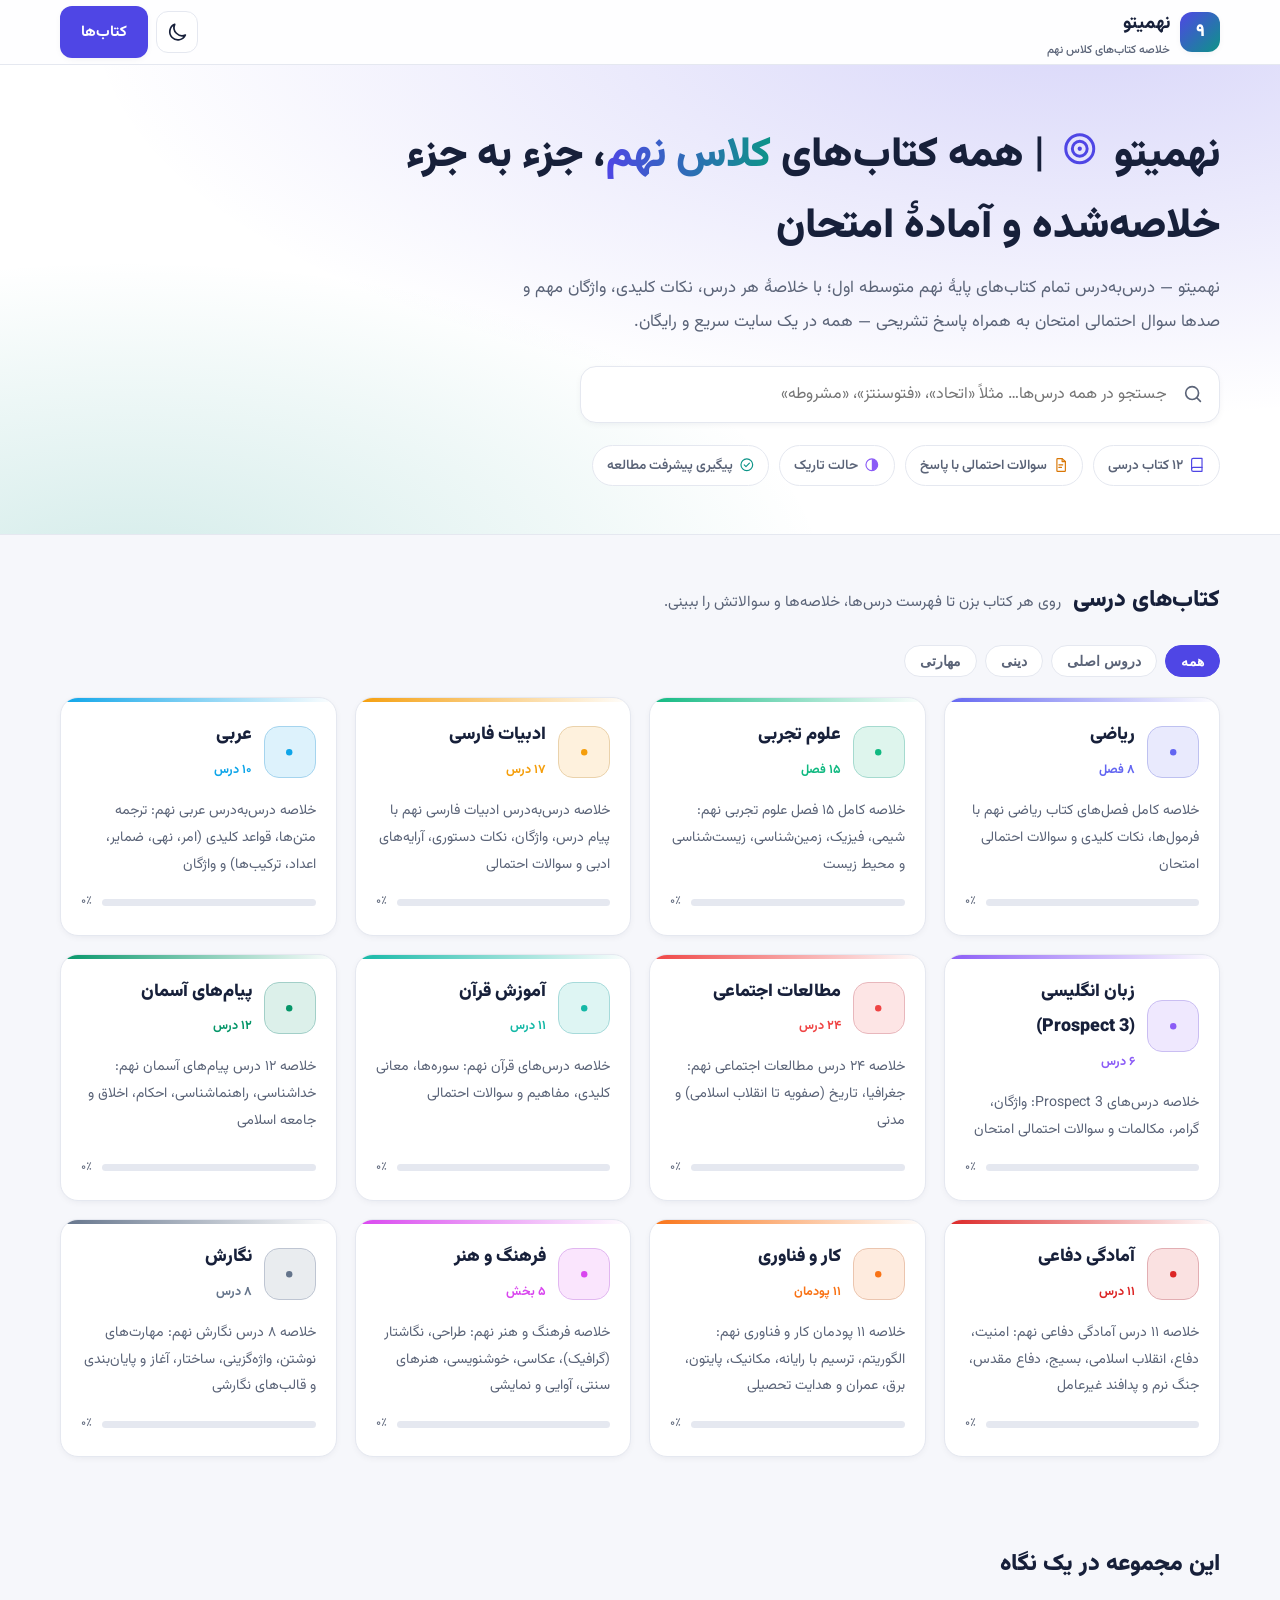
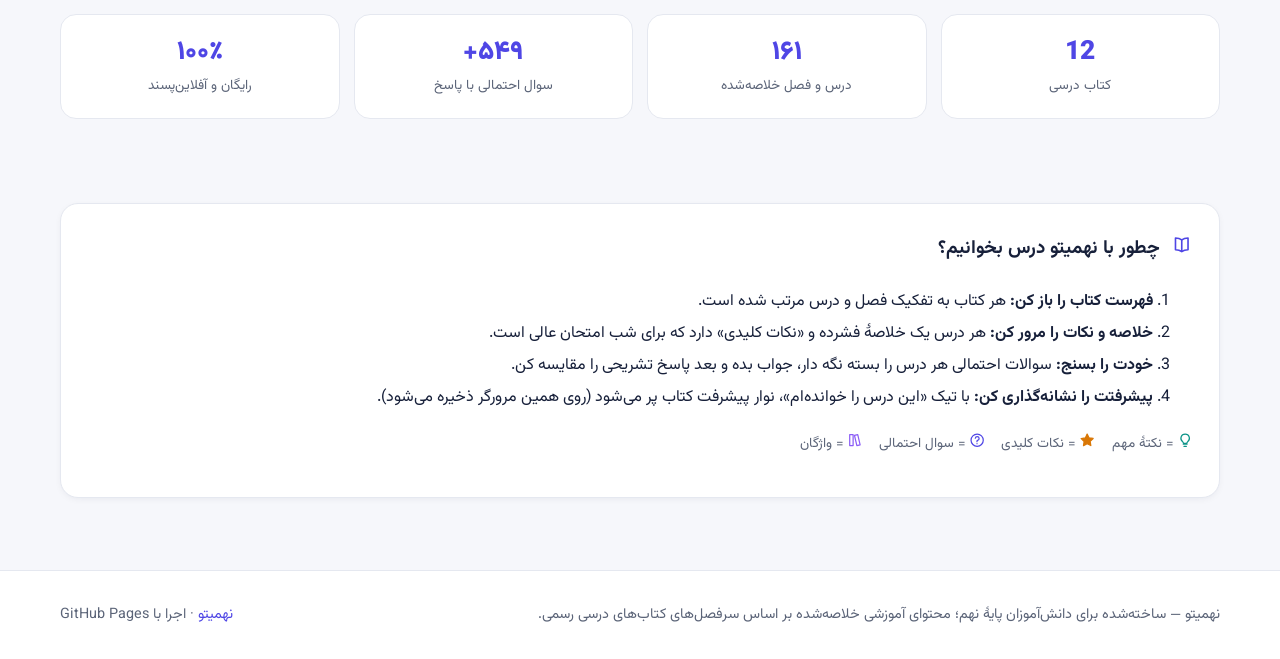
<file: index.html>
<!DOCTYPE html>
<html lang="fa" dir="rtl" data-theme="light">
<head>
  <meta charset="UTF-8">
  <meta name="viewport" content="width=device-width, initial-scale=1.0">
  <title>نهمیتو | خلاصه جامع کتاب‌های کلاس نهم + سوالات احتمالی</title>
  <meta name="description" content="نهمیتو — خلاصه درس‌به‌درس همه کتاب‌های کلاس نهم: ریاضی، علوم، فارسی، عربی، زبان انگلیسی، مطالعات اجتماعی، قرآن، پیام‌های آسمان، آمادگی دفاعی، کار و فناوری، فرهنگ و هنر و نگارش؛ همراه نکات کلیدی و صدها سوال احتمالی امتحان با پاسخ تشریحی.">
  <meta name="keywords" content="نهمیتو, Nohomito, نهمی تو, خلاصه کتاب نهم, کلاس نهم, سوالات امتحانی نهم, گام به گام نهم, ریاضی نهم, علوم نهم, فارسی نهم, عربی نهم, زبان انگلیسی نهم, مطالعات اجتماعی نهم, قرآن نهم, پیام های آسمان نهم, آمادگی دفاعی نهم, نهم متوسطه اول">
  <meta name="author" content="نهمیتو">
  <meta name="robots" content="index, follow, max-image-preview:large">
  <meta name="language" content="Persian">
  <link rel="canonical" href="https://javadxpro.github.io/class/">
  <meta name="theme-color" content="#4f46e5">
  <meta name="google-site-verification" content="zN7B6Nhyin30rbVm2v5syZvra8S0HAef1WgD1QwRKaw">

  <!-- Open Graph -->
  <meta property="og:type" content="website">
  <meta property="og:locale" content="fa_IR">
  <meta property="og:site_name" content="نهمیتو">
  <meta property="og:title" content="نهمیتو | خلاصه جامع کتاب‌های کلاس نهم + سوالات احتمالی">
  <meta property="og:description" content="خلاصه درس‌به‌درس همه کتاب‌های نهم با نکات کلیدی و صدها سوال احتمالی امتحان با پاسخ تشریحی — رایگان.">
  <meta property="og:url" content="https://javadxpro.github.io/class/">
  <meta property="og:image" content="https://javadxpro.github.io/class/assets/img/cover.png">
  <meta name="twitter:card" content="summary_large_image">
  <meta name="twitter:title" content="نهمیتو | خلاصه کتاب‌های کلاس نهم">
  <meta name="twitter:description" content="خلاصه درس‌به‌درس کتاب‌های نهم + سوالات احتمالی امتحان با پاسخ تشریحی.">
  <meta name="twitter:image" content="https://javadxpro.github.io/class/assets/img/cover.png">

  <!-- داده ساخت‌یافته برای موتورهای جستجو -->
  <script type="application/ld+json">
  {
    "@context": "https://schema.org",
    "@type": "WebSite",
    "name": "نهمیتو",
    "alternateName": ["نهمی تو", "Nohomito"],
    "url": "https://javadxpro.github.io/class/",
    "inLanguage": "fa",
    "description": "خلاصه جامع کتاب‌های کلاس نهم با نکات کلیدی و سوالات احتمالی امتحان",
    "publisher": {
      "@type": "Organization",
      "name": "نهمیتو",
      "url": "https://javadxpro.github.io/class/"
    },
    "potentialAction": {
      "@type": "SearchAction",
      "target": {
        "@type": "EntryPoint",
        "urlTemplate": "https://javadxpro.github.io/class/?q={search_term_string}"
      },
      "query-input": "required name=search_term_string"
    }
  }
  </script>
  <script type="application/ld+json">
  {
    "@context": "https://schema.org",
    "@type": "EducationalOrganization",
    "name": "نهمیتو",
    "alternateName": "Nohomito",
    "url": "https://javadxpro.github.io/class/",
    "description": "مجموعه آموزشی رایگان خلاصه کتاب‌های پایه نهم متوسطه اول",
    "areaServed": "IR",
    "inLanguage": "fa"
  }
  </script>

  <link rel="icon" href="icon.svg" type="image/svg+xml">
  <link rel="manifest" href="manifest.json">
  <link rel="preconnect" href="https://fonts.googleapis.com">
  <link rel="preconnect" href="https://fonts.gstatic.com" crossorigin>
  <link href="https://fonts.googleapis.com/css2?family=Vazirmatn:wght@300;400;500;700;800;900&display=swap" rel="stylesheet">
  <link rel="stylesheet" href="assets/css/style.css">
</head>
<body>

  <header class="site-header">
    <div class="header-inner">
      <a class="brand" href="index.html">
        <span class="brand-logo">۹</span>
        <span>نهمیتو<small>خلاصه کتاب‌های کلاس نهم</small></span>
      </a>
      <div class="header-actions">
        <button class="icon-btn" id="themeToggle" type="button" aria-label="تغییر تم"><span data-icon="moon"></span></button>
        <a class="btn btn-primary" href="#books">کتاب‌ها</a>
      </div>
    </div>
  </header>

  <section class="hero">
    <div class="hero-inner">
      <h1>نهمیتو <span class="ico-hero" data-icon="target"></span> | همه کتاب‌های <span class="grad">کلاس نهم</span>، جزء به جزء<br>خلاصه‌شده و آمادهٔ امتحان</h1>
      <p class="lead">
        نهمیتو — درس‌به‌درس تمام کتاب‌های پایهٔ نهم متوسطه اول؛ با خلاصهٔ هر درس، نکات کلیدی،
        واژگان مهم و صدها سوال احتمالی امتحان به همراه پاسخ تشریحی — همه در یک سایت سریع و رایگان.
      </p>
      <div class="search-box">
        <span class="search-ico" data-icon="search"></span>
        <input type="search" id="globalSearch" placeholder="جستجو در همه درس‌ها… مثلاً «اتحاد»، «فتوسنتز»، «مشروطه»" autocomplete="off">
        <div class="search-results" id="globalSearchResults"></div>
      </div>
      <div class="hero-badges">
        <span class="badge"><span class="ico-primary" data-icon="book"></span> ۱۲ کتاب درسی</span>
        <span class="badge"><span class="ico-warn" data-icon="doc"></span> سوالات احتمالی با پاسخ</span>
        <span class="badge"><span class="ico-violet" data-icon="contrast"></span> حالت تاریک</span>
        <span class="badge"><span class="ico-accent" data-icon="check-circle"></span> پیگیری پیشرفت مطالعه</span>
      </div>
    </div>
  </section>

  <section class="section" id="books">
    <div class="section-head">
      <h2>کتاب‌های درسی</h2>
      <p>روی هر کتاب بزن تا فهرست درس‌ها، خلاصه‌ها و سوالاتش را ببینی.</p>
    </div>
    <div class="chips" id="filterChips" style="margin-bottom:20px"></div>
    <div class="books-grid" id="booksGrid"></div>
  </section>

  <section class="section">
    <div class="section-head"><h2>این مجموعه در یک نگاه</h2></div>
    <div class="stat-row" id="statsRow"></div>
  </section>

  <section class="section">
    <div class="about-card">
      <h3><span class="ico-primary" data-icon="bookopen"></span> چطور با نهمیتو درس بخوانیم؟</h3>
      <ol>
        <li><b>فهرست کتاب را باز کن:</b> هر کتاب به تفکیک فصل و درس مرتب شده است.</li>
        <li><b>خلاصه و نکات را مرور کن:</b> هر درس یک خلاصهٔ فشرده و «نکات کلیدی» دارد که برای شب امتحان عالی است.</li>
        <li><b>خودت را بسنج:</b> سوالات احتمالی هر درس را بسته نگه دار، جواب بده و بعد پاسخ تشریحی را مقایسه کن.</li>
        <li><b>پیشرفتت را نشانه‌گذاری کن:</b> با تیک «این درس را خوانده‌ام»، نوار پیشرفت کتاب پر می‌شود (روی همین مرورگر ذخیره می‌شود).</li>
      </ol>
      <p class="legend" style="margin-top:14px">
        <span><span class="ico-accent" data-icon="bulb"></span> = نکتهٔ مهم</span><span><span class="ico-warn" data-icon="star"></span> = نکات کلیدی</span><span><span class="ico-primary" data-icon="help"></span> = سوال احتمالی</span><span><span class="ico-violet" data-icon="library"></span> = واژگان</span>
      </p>
    </div>
  </section>

  <footer class="site-footer">
    <div class="footer-inner">
      <div>نهمیتو — ساخته‌شده برای دانش‌آموزان پایهٔ نهم؛ محتوای آموزشی خلاصه‌شده بر اساس سرفصل‌های کتاب‌های درسی رسمی.</div>
      <div><a href="index.html">نهمیتو</a> · اجرا با GitHub Pages</div>
    </div>
  </footer>

  <button class="back-top" id="backTop" type="button" aria-label="بازگشت به بالا"><span data-icon="arrowup"></span></button>

  <script src="assets/js/icons.js"></script>
  <script src="assets/js/meta.js"></script>
  <script src="assets/js/data/math.js"></script>
  <script src="assets/js/data/science.js"></script>
  <script src="assets/js/data/farsi.js"></script>
  <script src="assets/js/data/arabi.js"></script>
  <script src="assets/js/data/english.js"></script>
  <script src="assets/js/data/social.js"></script>
  <script src="assets/js/data/quran.js"></script>
  <script src="assets/js/data/payam.js"></script>
  <script src="assets/js/data/defa.js"></script>
  <script src="assets/js/data/tech.js"></script>
  <script src="assets/js/data/honar.js"></script>
  <script src="assets/js/data/negaresh.js"></script>
  <script src="assets/js/app.js"></script>
</body>
</html>
</file>
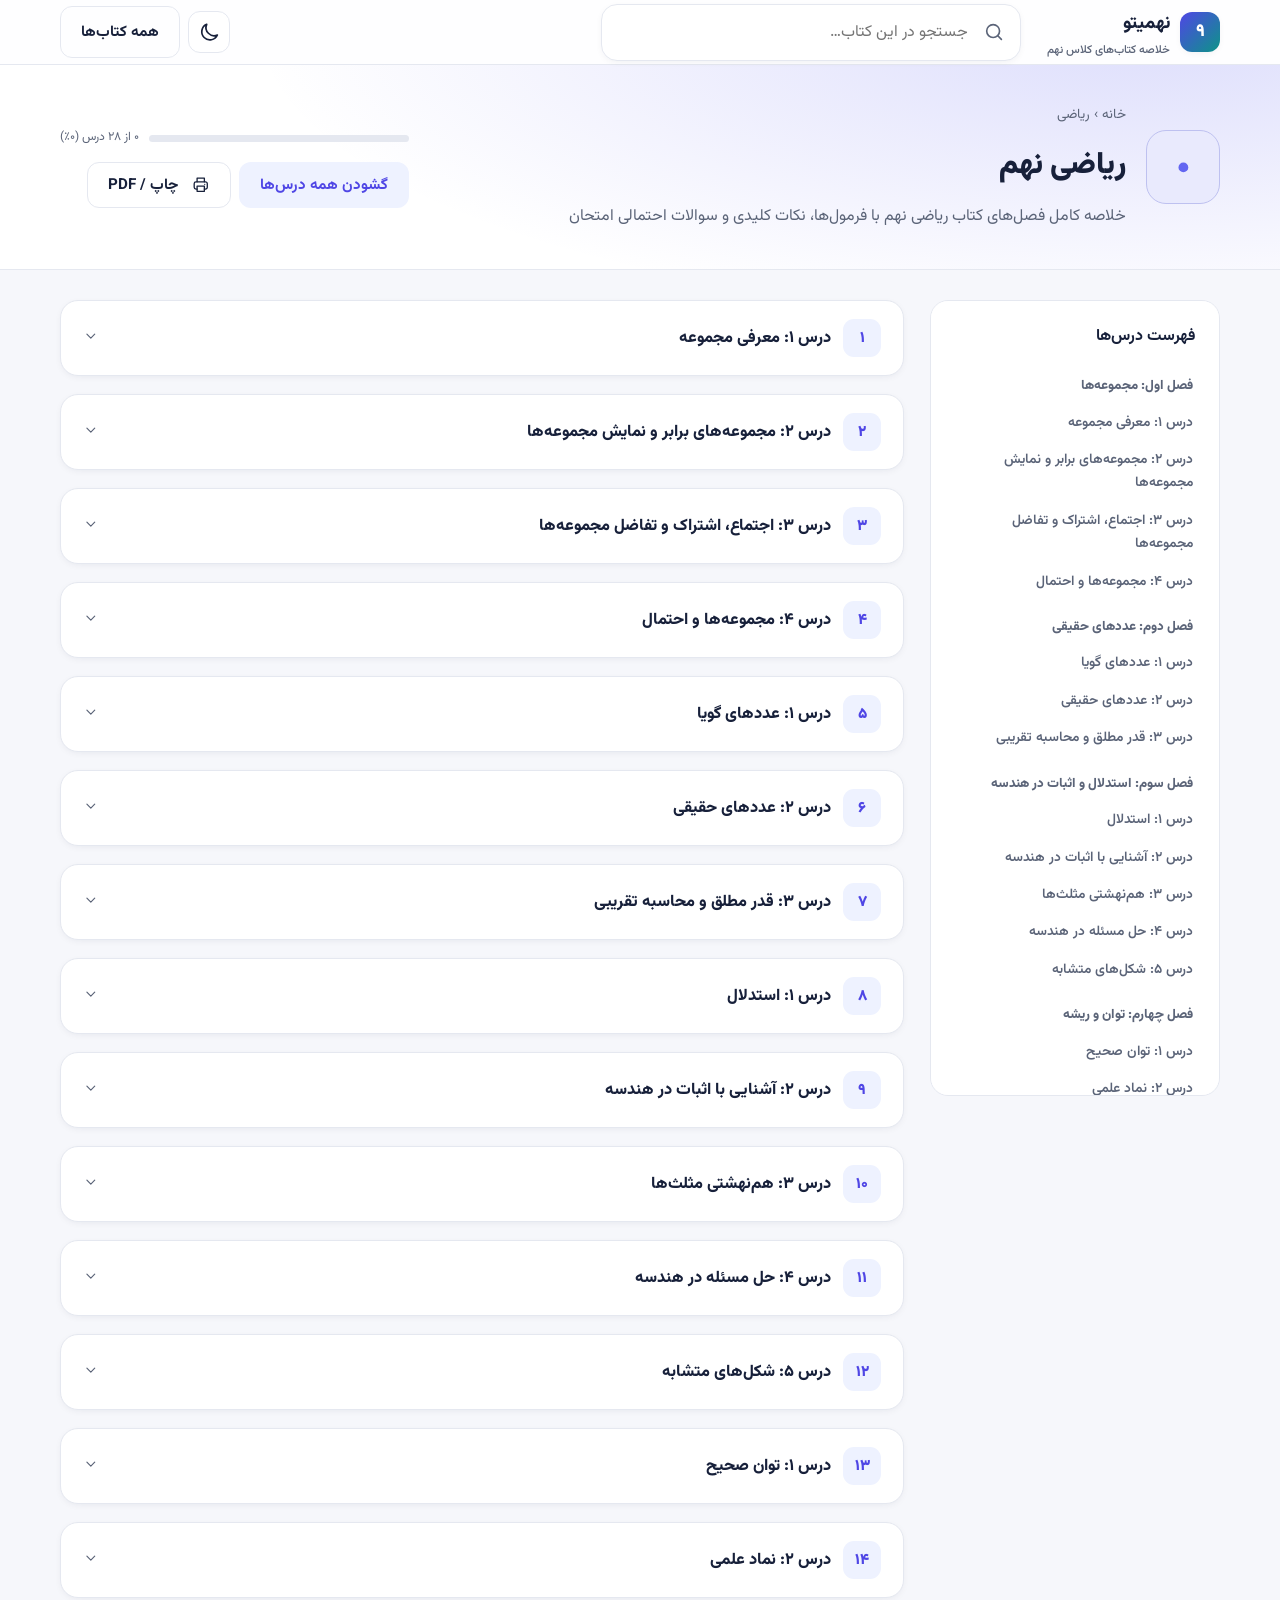
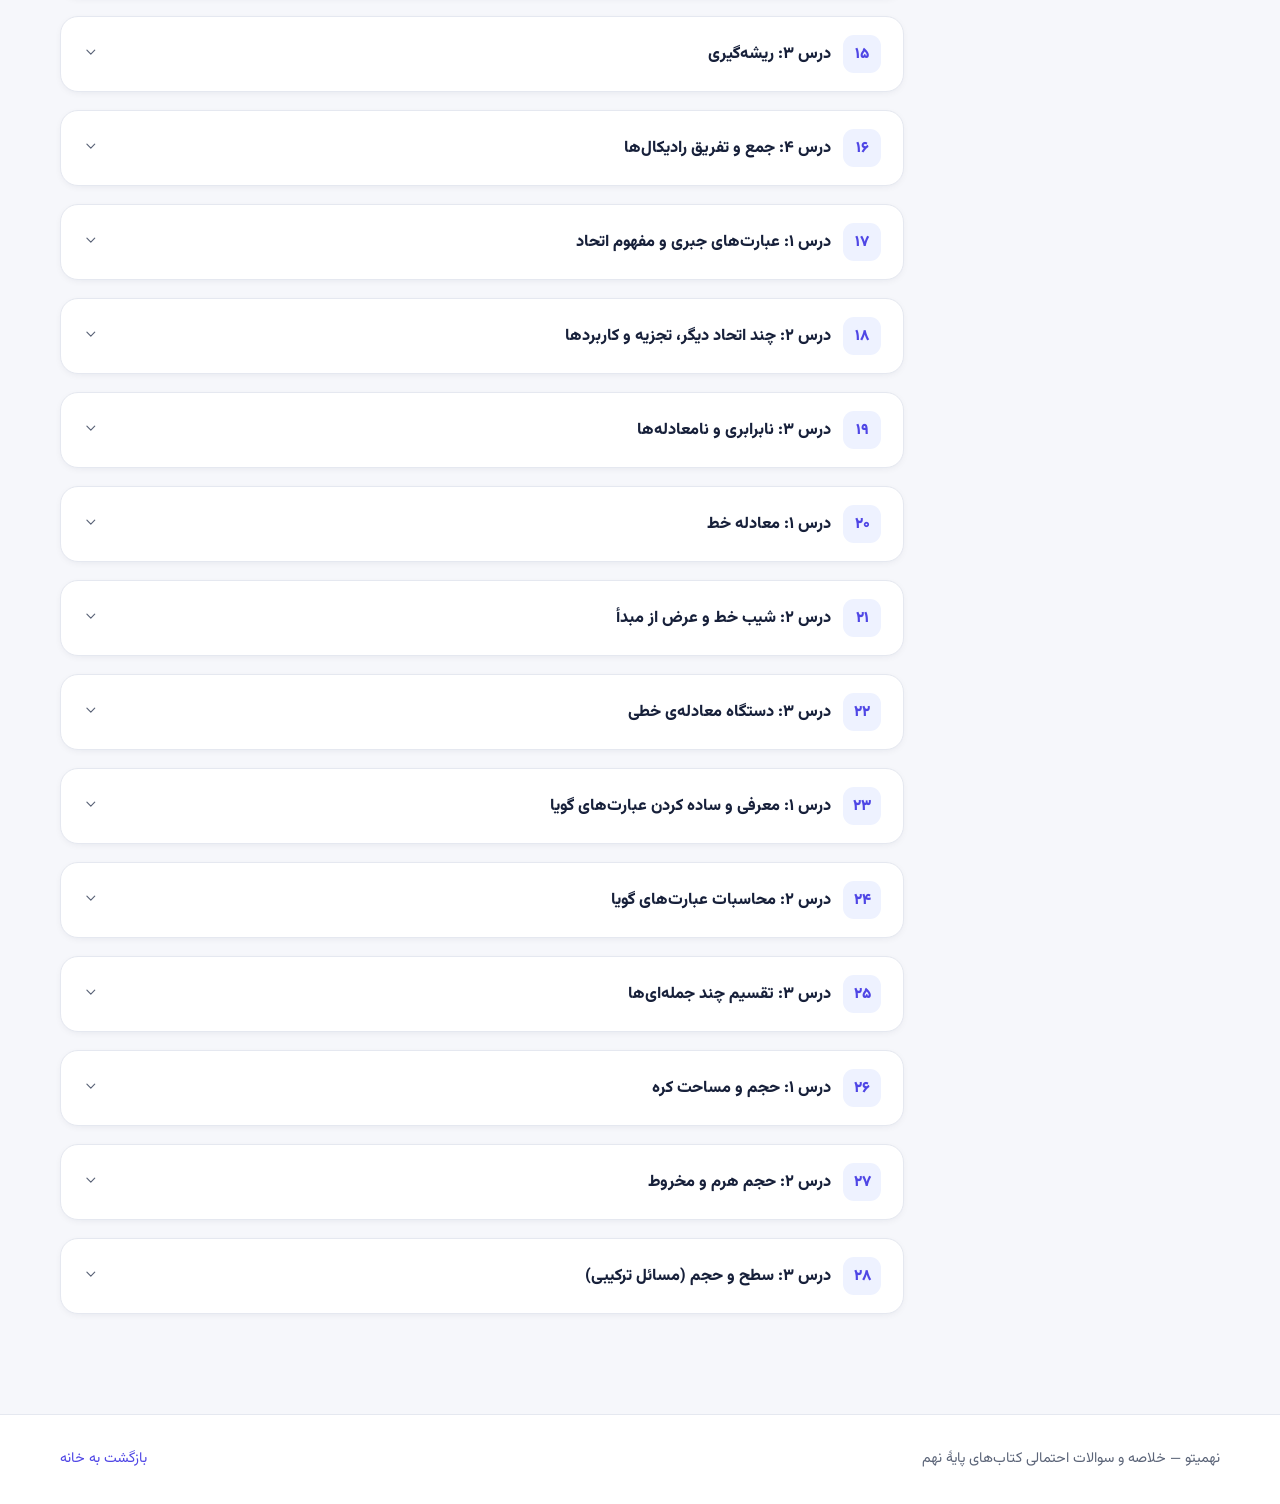
<file: book.html>
<!DOCTYPE html>
<html lang="fa" dir="rtl" data-theme="light">
<head>
  <meta charset="UTF-8">
  <meta name="viewport" content="width=device-width, initial-scale=1.0">
  <title>نهمیتو | خلاصه کتاب‌های کلاس نهم</title>
  <meta name="description" content="خلاصه درس‌به‌درس کتاب‌های کلاس نهم با نکات کلیدی، واژگان و سوالات احتمالی امتحان — نهمیتو.">
  <meta name="robots" content="index, follow">
  <link rel="canonical" href="https://javadxpro.github.io/class/book.html">
  <meta name="theme-color" content="#4f46e5">
  <meta name="google-site-verification" content="zN7B6Nhyin30rbVm2v5syZvra8S0HAef1WgD1QwRKaw">
  <meta property="og:type" content="article">
  <meta property="og:locale" content="fa_IR">
  <meta property="og:site_name" content="نهمیتو">
  <meta property="og:title" content="نهمیتو | خلاصه کتاب‌های کلاس نهم">
  <meta property="og:description" content="خلاصه درس‌به‌درس کتاب‌های نهم با نکات کلیدی و سوالات احتمالی امتحان.">
  <meta property="og:image" content="https://javadxpro.github.io/class/assets/img/cover.png">
  <meta name="twitter:card" content="summary_large_image">
  <link rel="icon" href="icon.svg" type="image/svg+xml">
  <link rel="manifest" href="manifest.json">
  <link rel="preconnect" href="https://fonts.googleapis.com">
  <link rel="preconnect" href="https://fonts.gstatic.com" crossorigin>
  <link href="https://fonts.googleapis.com/css2?family=Vazirmatn:wght@300;400;500;700;800;900&display=swap" rel="stylesheet">
  <link rel="stylesheet" href="assets/css/style.css">
</head>
<body>

  <header class="site-header">
    <div class="header-inner">
      <a class="brand" href="index.html">
        <span class="brand-logo">۹</span>
        <span>نهمیتو<small>خلاصه کتاب‌های کلاس نهم</small></span>
      </a>
      <div class="search-box" style="flex:1;max-width:420px;margin:0 12px">
        <span class="search-ico" data-icon="search"></span>
        <input type="search" id="bookSearch" placeholder="جستجو در این کتاب…" autocomplete="off">
        <div class="search-results" id="bookSearchResults"></div>
      </div>
      <div class="header-actions">
        <button class="icon-btn" id="themeToggle" type="button" aria-label="تغییر تم"><span data-icon="moon"></span></button>
        <a class="btn btn-ghost" href="index.html">همه کتاب‌ها</a>
      </div>
    </div>
  </header>

  <section class="book-hero" id="bookHero"></section>

  <div class="book-layout" id="bookRoot">
    <aside class="toc" id="bookToc"></aside>
    <main class="lessons" id="lessonsWrap"></main>
  </div>

  <footer class="site-footer">
    <div class="footer-inner">
      <div>نهمیتو — خلاصه و سوالات احتمالی کتاب‌های پایهٔ نهم</div>
      <div><a href="index.html">بازگشت به خانه</a></div>
    </div>
  </footer>

  <button class="back-top" id="backTop" type="button" aria-label="بازگشت به بالا"><span data-icon="arrowup"></span></button>

  <script src="assets/js/icons.js"></script>
  <script src="assets/js/meta.js"></script>
  <script src="assets/js/data/math.js"></script>
  <script src="assets/js/data/science.js"></script>
  <script src="assets/js/data/farsi.js"></script>
  <script src="assets/js/data/arabi.js"></script>
  <script src="assets/js/data/english.js"></script>
  <script src="assets/js/data/social.js"></script>
  <script src="assets/js/data/quran.js"></script>
  <script src="assets/js/data/payam.js"></script>
  <script src="assets/js/data/defa.js"></script>
  <script src="assets/js/data/tech.js"></script>
  <script src="assets/js/data/honar.js"></script>
  <script src="assets/js/data/negaresh.js"></script>
  <script src="assets/js/app.js"></script>
</body>
</html>
</file>
<file: assets/css/style.css>
/* ===== نُهم‌یار | استایل کلی ===== */
:root {
  --bg: #f6f7fb;
  --bg-soft: #ffffff;
  --bg-raised: #ffffff;
  --text: #17203a;
  --text-soft: #5b6478;
  --primary: #4f46e5;
  --primary-soft: #eef2ff;
  --accent: #0d9488;
  --accent-soft: #ccfbf1;
  --warn: #d97706;
  --danger: #dc2626;
  --border: #e5e8f0;
  --shadow: 0 10px 30px -12px rgba(23, 32, 58, 0.14);
  --shadow-sm: 0 2px 10px -4px rgba(23, 32, 58, 0.12);
  --radius: 18px;
  --radius-sm: 12px;
  --font: "Vazirmatn", "Segoe UI", Tahoma, sans-serif;
  --header-h: 64px;
}
html[data-theme="dark"] {
  --bg: #0f1422;
  --bg-soft: #171d2f;
  --bg-raised: #1c2438;
  --text: #e8ecf6;
  --text-soft: #9aa5bd;
  --primary: #818cf8;
  --primary-soft: #232a4d;
  --accent: #2dd4bf;
  --accent-soft: #12352f;
  --warn: #fbbf24;
  --danger: #f87171;
  --border: #2a3350;
  --shadow: 0 10px 30px -12px rgba(0, 0, 0, 0.5);
  --shadow-sm: 0 2px 10px -4px rgba(0, 0, 0, 0.4);
}

* { box-sizing: border-box; }
html { scroll-behavior: smooth; }
body {
  margin: 0;
  font-family: var(--font);
  background: var(--bg);
  color: var(--text);
  line-height: 2;
  -webkit-font-smoothing: antialiased;
}
a { color: var(--primary); text-decoration: none; }
a:hover { text-decoration: underline; }
img { max-width: 100%; }
::selection { background: var(--primary); color: #fff; }

/* ===== هدر ===== */
.site-header {
  position: sticky; top: 0; z-index: 50;
  background: color-mix(in srgb, var(--bg-soft) 85%, transparent);
  backdrop-filter: blur(14px);
  border-bottom: 1px solid var(--border);
}
.header-inner {
  max-width: 1200px; margin: 0 auto; padding: 0 20px;
  height: var(--header-h); display: flex; align-items: center; gap: 14px;
}
.brand { display: flex; align-items: center; gap: 10px; color: var(--text); font-weight: 800; font-size: 1.15rem; }
.brand:hover { text-decoration: none; }
.brand-logo {
  width: 40px; height: 40px; border-radius: 12px; flex: none;
  background: linear-gradient(135deg, var(--primary), var(--accent));
  color: #fff; display: grid; place-items: center; font-size: 1.1rem; font-weight: 900;
  box-shadow: var(--shadow-sm);
}
.brand small { display: block; font-size: 0.72rem; color: var(--text-soft); font-weight: 500; line-height: 1.4; }
.header-actions { margin-inline-start: auto; display: flex; gap: 8px; align-items: center; }

.icon-btn {
  width: 42px; height: 42px; border-radius: 12px; border: 1px solid var(--border);
  background: var(--bg-soft); color: var(--text); cursor: pointer; font-size: 1.05rem;
  display: grid; place-items: center; transition: 0.2s;
}
.icon-btn:hover { border-color: var(--primary); color: var(--primary); transform: translateY(-1px); }

/* ===== دکمه‌ها ===== */
.btn {
  display: inline-flex; align-items: center; gap: 8px; justify-content: center;
  padding: 10px 20px; border-radius: 12px; border: 1px solid transparent;
  font-family: var(--font); font-size: 0.95rem; font-weight: 700; cursor: pointer; transition: 0.2s;
}
.btn-primary { background: var(--primary); color: #fff; box-shadow: var(--shadow-sm); }
.btn-primary:hover { filter: brightness(1.08); text-decoration: none; transform: translateY(-1px); }
.btn-ghost { background: transparent; border-color: var(--border); color: var(--text); }
.btn-ghost:hover { border-color: var(--primary); color: var(--primary); text-decoration: none; }
.btn-soft { background: var(--primary-soft); color: var(--primary); }
.btn-soft:hover { text-decoration: none; filter: brightness(0.97); }

/* ===== هیرو ===== */
.hero {
  position: relative; overflow: hidden;
  background:
    radial-gradient(1000px 400px at 85% -10%, color-mix(in srgb, var(--primary) 22%, transparent), transparent),
    radial-gradient(700px 320px at 10% 110%, color-mix(in srgb, var(--accent) 18%, transparent), transparent),
    var(--bg-soft);
  border-bottom: 1px solid var(--border);
}
.hero-inner { max-width: 1200px; margin: 0 auto; padding: 56px 20px 48px; }
.hero h1 { font-size: clamp(1.7rem, 4vw, 2.6rem); line-height: 1.7; margin: 0 0 10px; font-weight: 900; }
.hero h1 .grad {
  background: linear-gradient(90deg, var(--primary), var(--accent));
  -webkit-background-clip: text; background-clip: text; color: transparent;
}
.hero p.lead { color: var(--text-soft); font-size: 1.05rem; max-width: 720px; margin: 0 0 26px; }
.hero-badges { display: flex; flex-wrap: wrap; gap: 10px; margin-top: 22px; }
.badge {
  display: inline-flex; align-items: center; gap: 6px; padding: 6px 14px;
  border-radius: 999px; background: var(--bg-raised); border: 1px solid var(--border);
  font-size: 0.85rem; color: var(--text-soft); font-weight: 600;
}

/* ===== جستجو ===== */
.search-box { position: relative; max-width: 640px; }
.search-box input {
  width: 100%; padding: 15px 52px 15px 18px; border-radius: 16px;
  border: 1.5px solid var(--border); background: var(--bg-raised); color: var(--text);
  font-family: var(--font); font-size: 1rem; outline: none; box-shadow: var(--shadow-sm);
  transition: 0.2s;
}
.search-box input:focus { border-color: var(--primary); box-shadow: 0 0 0 4px color-mix(in srgb, var(--primary) 18%, transparent); }
.search-box .search-ico {
  position: absolute; inset-inline-start: 16px; top: 50%; transform: translateY(-50%);
  color: var(--text-soft); pointer-events: none; font-size: 1.15rem;
}
.search-results {
  position: absolute; top: calc(100% + 8px); inset-inline: 0; z-index: 60;
  background: var(--bg-raised); border: 1px solid var(--border); border-radius: 16px;
  box-shadow: var(--shadow); max-height: 420px; overflow: auto; display: none;
}
.search-results.open { display: block; }
.sr-item { padding: 12px 16px; border-bottom: 1px solid var(--border); cursor: pointer; }
.sr-item:last-child { border-bottom: 0; }
.sr-item:hover { background: var(--primary-soft); }
.sr-item .t { font-weight: 700; font-size: 0.95rem; }
.sr-item .s { color: var(--text-soft); font-size: 0.82rem; line-height: 1.8; }
.sr-item mark { background: color-mix(in srgb, var(--accent) 30%, transparent); color: inherit; border-radius: 4px; padding: 0 2px; }
.sr-empty { padding: 22px; display: flex; flex-direction: column; align-items: center; gap: 8px; text-align: center; color: var(--text-soft); }
.sr-empty .ico-lg { width: 2.6em; height: 2.6em; opacity: 0.55; }

/* ===== بخش‌ها ===== */
.section { max-width: 1200px; margin: 0 auto; padding: 42px 20px; }
.section-head { display: flex; align-items: baseline; gap: 12px; margin-bottom: 22px; flex-wrap: wrap; }
.section-head h2 { margin: 0; font-size: 1.45rem; font-weight: 900; }
.section-head p { margin: 0; color: var(--text-soft); font-size: 0.95rem; }

/* ===== کارت کتاب‌ها ===== */
.books-grid {
  display: grid; gap: 18px;
  grid-template-columns: repeat(auto-fill, minmax(270px, 1fr));
}
.book-card {
  position: relative; display: flex; flex-direction: column; gap: 12px;
  background: var(--bg-raised); border: 1px solid var(--border); border-radius: var(--radius);
  padding: 20px; box-shadow: var(--shadow-sm); transition: 0.22s; color: var(--text);
  overflow: hidden;
}
.book-card:hover { transform: translateY(-4px); box-shadow: var(--shadow); text-decoration: none; border-color: color-mix(in srgb, var(--c, var(--primary)) 45%, var(--border)); }
.book-card::before {
  content: ""; position: absolute; inset: 0 0 auto 0; height: 4px;
  background: linear-gradient(90deg, var(--c, var(--primary)), transparent);
}
.bc-top { display: flex; align-items: center; gap: 12px; }
.bc-icon {
  width: 52px; height: 52px; border-radius: 15px; flex: none; display: grid; place-items: center;
  font-size: 1.55rem; background: color-mix(in srgb, var(--c, var(--primary)) 14%, var(--bg-soft));
  border: 1px solid color-mix(in srgb, var(--c, var(--primary)) 30%, var(--border));
}
.bc-title { font-weight: 900; font-size: 1.12rem; }
.bc-tag { display: inline-block; font-size: 0.78rem; color: var(--c, var(--primary)); font-weight: 700; }
.bc-desc { color: var(--text-soft); font-size: 0.88rem; line-height: 1.9; margin: 0; flex: 1; }
.bc-foot { display: flex; align-items: center; justify-content: space-between; gap: 10px; }
.progress { flex: 1; height: 7px; border-radius: 99px; background: var(--border); overflow: hidden; }
.progress i { display: block; height: 100%; width: 0; border-radius: 99px; background: var(--c, var(--primary)); transition: width 0.4s; }
.progress-label { font-size: 0.76rem; color: var(--text-soft); white-space: nowrap; }

/* ===== صفحه کتاب ===== */
.book-hero {
  background:
    radial-gradient(900px 300px at 90% -20%, color-mix(in srgb, var(--c, var(--primary)) 22%, transparent), transparent),
    var(--bg-soft);
  border-bottom: 1px solid var(--border);
}
.book-hero-inner { max-width: 1200px; margin: 0 auto; padding: 36px 20px; display: flex; gap: 20px; align-items: center; flex-wrap: wrap; }
.book-hero .bc-icon { width: 74px; height: 74px; font-size: 2.1rem; border-radius: 20px; }
.book-hero h1 { margin: 0; font-size: 1.9rem; font-weight: 900; }
.book-hero .sub { color: var(--text-soft); margin: 4px 0 0; }
.breadcrumb { font-size: 0.85rem; color: var(--text-soft); margin-bottom: 8px; }
.breadcrumb a { color: var(--text-soft); }
.book-progress-wrap { min-width: 220px; flex: 1; max-width: 380px; }

.book-layout {
  max-width: 1200px; margin: 0 auto; padding: 30px 20px 70px;
  display: grid; grid-template-columns: 290px 1fr; gap: 26px; align-items: start;
}

/* سایدبار */
.toc {
  position: sticky; top: calc(var(--header-h) + 16px);
  background: var(--bg-raised); border: 1px solid var(--border); border-radius: var(--radius);
  padding: 16px; max-height: calc(100vh - var(--header-h) - 40px); overflow: auto;
}
.toc h3 { margin: 4px 8px 12px; font-size: 1rem; }
.toc-group { margin-bottom: 6px; }
.toc-group > .g-title {
  font-size: 0.83rem; font-weight: 800; color: var(--text-soft);
  padding: 8px 10px 4px; display: block;
}
.toc a {
  display: flex; align-items: center; gap: 8px; padding: 7px 10px; border-radius: 10px;
  color: var(--text-soft); font-size: 0.86rem; font-weight: 600; line-height: 1.7;
}
.toc a:hover { background: var(--primary-soft); color: var(--primary); text-decoration: none; }
.toc a.active { background: var(--primary); color: #fff; }
.toc a .done { color: var(--accent); font-size: 0.85rem; margin-inline-start: auto; }
.toc a.active .done { color: #fff; }

/* محتوای دروس */
.lessons { display: flex; flex-direction: column; gap: 18px; min-width: 0; }
.chapter-head {
  display: flex; align-items: center; gap: 12px; margin: 18px 4px 2px; scroll-margin-top: 90px;
}
.chapter-head h2 {
  margin: 0; font-size: 1.25rem; font-weight: 900;
}
.chapter-head .line { flex: 1; height: 2px; background: linear-gradient(90deg, var(--c, var(--primary)), transparent); border-radius: 99px; opacity: 0.5; }

.lesson-card {
  background: var(--bg-raised); border: 1px solid var(--border); border-radius: var(--radius);
  overflow: hidden; scroll-margin-top: 90px; box-shadow: var(--shadow-sm);
}
.lesson-card > summary {
  list-style: none; cursor: pointer; padding: 18px 22px; display: flex; align-items: center; gap: 12px;
  user-select: none;
}
.lesson-card > summary::-webkit-details-marker { display: none; }
.lesson-card > summary:hover { background: color-mix(in srgb, var(--primary) 5%, transparent); }
.lesson-num {
  width: 38px; height: 38px; border-radius: 11px; flex: none; display: grid; place-items: center;
  background: var(--primary-soft); color: var(--primary); font-weight: 900; font-size: 0.95rem;
}
.lesson-title { font-weight: 800; font-size: 1.02rem; flex: 1; }
.chev { color: var(--text-soft); transition: transform 0.25s; font-size: 0.85rem; }
.lesson-card[open] .chev { transform: rotate(180deg); }
.lesson-body { padding: 4px 22px 22px; border-top: 1px dashed var(--border); }

.mark-read {
  display: inline-flex; align-items: center; gap: 8px; cursor: pointer; user-select: none;
  font-size: 0.85rem; color: var(--text-soft); font-weight: 700;
  border: 1px solid var(--border); border-radius: 999px; padding: 6px 14px; transition: 0.2s;
}
.mark-read:hover { border-color: var(--accent); color: var(--accent); }
.mark-read input { accent-color: var(--accent); width: 16px; height: 16px; cursor: pointer; }
.mark-read.checked { background: var(--accent-soft); border-color: var(--accent); color: var(--accent); }

.lesson-summary { font-size: 0.98rem; }
.lesson-summary p { margin: 12px 0; }
.lesson-summary ul, .lesson-summary ol { padding-inline-start: 1.4em; margin: 10px 0; }
.lesson-summary li { margin: 6px 0; }
.lesson-summary b, .lesson-summary strong { color: var(--text); }
.lesson-summary .formula {
  display: inline-block; direction: ltr; background: var(--primary-soft); color: var(--primary);
  padding: 2px 12px; border-radius: 8px; font-family: "Segoe UI", Tahoma, sans-serif; font-weight: 700; margin: 2px 0;
  border: 1px solid color-mix(in srgb, var(--primary) 25%, transparent);
}
.lesson-summary .note {
  background: color-mix(in srgb, var(--accent) 10%, var(--bg-soft));
  border: 1px solid color-mix(in srgb, var(--accent) 35%, var(--border));
  border-radius: 12px; padding: 12px 16px; margin: 14px 0; font-size: 0.93rem;
}
.lesson-summary .note-label { color: var(--accent); font-weight: 800; margin-inline-end: 4px; }
.lesson-summary .note-label .ico { width: 1.1em; height: 1.1em; vertical-align: -0.18em; margin-inline-end: 3px; }

.keypoints {
  margin: 16px 0; padding: 16px 18px; border-radius: 14px;
  background: color-mix(in srgb, var(--warn) 9%, var(--bg-soft));
  border: 1px solid color-mix(in srgb, var(--warn) 30%, var(--border));
}
.keypoints h4 { margin: 0 0 8px; font-size: 0.98rem; color: var(--warn); }
.keypoints ul { margin: 0; padding-inline-start: 1.3em; }
.keypoints li { margin: 5px 0; font-size: 0.93rem; }

.vocab-h4 { margin: 16px 0 4px; font-size: 1rem; }
.vocab-table { width: 100%; border-collapse: collapse; margin: 14px 0; font-size: 0.92rem; }
.vocab-table th, .vocab-table td { border: 1px solid var(--border); padding: 9px 12px; text-align: right; }
.vocab-table th { background: var(--primary-soft); color: var(--primary); font-size: 0.86rem; }
.vocab-table tr:nth-child(even) td { background: color-mix(in srgb, var(--text) 3%, transparent); }

.qa-block { margin-top: 18px; }
.qa-block h4 {
  margin: 0 0 10px; font-size: 1.02rem; display: flex; align-items: center; gap: 8px;
}
.qa-item {
  border: 1px solid var(--border); border-radius: 13px; margin: 9px 0; overflow: hidden;
  background: var(--bg-soft);
}
.qa-item summary {
  list-style: none; cursor: pointer; padding: 12px 16px; display: flex; gap: 10px; align-items: flex-start;
  font-size: 0.93rem; font-weight: 700;
}
.qa-item summary::-webkit-details-marker { display: none; }
.qa-item summary:hover { background: var(--primary-soft); }
.qa-item summary .q-ico {
  width: 26px; height: 26px; border-radius: 8px; flex: none; display: grid; place-items: center;
  background: var(--primary); color: #fff; font-size: 0.78rem; font-weight: 900; margin-top: 4px;
}
.qa-item .answer {
  padding: 4px 48px 14px 16px; color: var(--text-soft); font-size: 0.92rem;
  border-top: 1px dashed var(--border); line-height: 2.1;
}
.qa-item .answer strong { color: var(--accent); }

/* ===== فوتر ===== */
.site-footer {
  border-top: 1px solid var(--border); background: var(--bg-soft); margin-top: 30px;
}
.footer-inner {
  max-width: 1200px; margin: 0 auto; padding: 30px 20px; display: flex; gap: 18px;
  align-items: center; justify-content: space-between; flex-wrap: wrap; color: var(--text-soft); font-size: 0.9rem;
}

/* ===== سایر ===== */
.chips { display: flex; flex-wrap: wrap; gap: 8px; }
.chip {
  padding: 7px 15px; border-radius: 999px; border: 1px solid var(--border);
  background: var(--bg-raised); color: var(--text-soft); font-size: 0.86rem; font-weight: 700;
  cursor: pointer; transition: 0.2s;
}
.chip:hover, .chip.active { background: var(--primary); color: #fff; border-color: var(--primary); text-decoration: none; }

.stat-row { display: grid; grid-template-columns: repeat(auto-fit, minmax(150px, 1fr)); gap: 14px; margin-top: 26px; }
.stat {
  background: var(--bg-raised); border: 1px solid var(--border); border-radius: 16px;
  padding: 18px; text-align: center;
}
.stat .n { font-size: 1.65rem; font-weight: 900; color: var(--primary); line-height: 1.5; }
.stat .l { color: var(--text-soft); font-size: 0.85rem; }

.about-card {
  background: var(--bg-raised); border: 1px solid var(--border); border-radius: var(--radius);
  padding: 26px; box-shadow: var(--shadow-sm);
}
.about-card h3 { margin-top: 0; }

.legend { display: flex; gap: 16px; flex-wrap: wrap; color: var(--text-soft); font-size: 0.85rem; }

.back-top {
  position: fixed; bottom: 22px; inset-inline-start: 22px; z-index: 40; width: 46px; height: 46px;
  border-radius: 14px; border: 1px solid var(--border); background: var(--bg-raised); color: var(--primary);
  font-size: 1.15rem; cursor: pointer; box-shadow: var(--shadow); display: none;
}
.back-top.show { display: grid; place-items: center; }

/* ===== ریسپانسیو ===== */
@media (max-width: 980px) {
  .book-layout { grid-template-columns: 1fr; }
  .toc { position: static; max-height: none; }
}
@media (max-width: 640px) {
  .hero-inner { padding: 38px 16px 34px; }
  .header-inner { padding: 0 14px; }
  .section { padding: 30px 14px; }
  .lesson-body { padding: 4px 14px 18px; }
  .lesson-card > summary { padding: 15px 14px; }
  .qa-item .answer { padding: 4px 14px 12px; }
}

/* ===== آیکون‌های SVG (نهمیتو) ===== */
.ico { display: inline-block; width: 1em; height: 1em; vertical-align: -0.14em; flex: none; }
.ico-lg { width: 2.6em; height: 2.6em; vertical-align: 0; }
.ico-primary { color: var(--primary); }
.ico-accent { color: var(--accent); }
.ico-warn { color: var(--warn); }
.ico-violet { color: #8b5cf6; }
html[data-theme="dark"] .ico-violet { color: #a78bfa; }

.icon-btn .ico { width: 1.35em; height: 1.35em; }
.search-box .search-ico { width: 1.2em; height: 1.2em; }
.badge .ico { width: 1.15em; height: 1.15em; }
.ico-hero { width: 0.95em; height: 0.95em; vertical-align: -0.05em; margin-inline: 0.12em; color: var(--primary); }
.legend .ico { width: 1.2em; height: 1.2em; }
.about-card h3 .ico { width: 1.15em; height: 1.15em; margin-inline-end: 6px; }
.bc-icon .ico { width: 1.55em; height: 1.55em; color: var(--c, var(--primary)); }
.book-hero .bc-icon .ico { width: 1.75em; height: 1.75em; }
.chev .ico { width: 1.15em; height: 1.15em; }
.back-top .ico { width: 1.3em; height: 1.3em; }
.done .ico { width: 1.05em; height: 1.05em; color: var(--accent); }
.btn .ico { width: 1.15em; height: 1.15em; vertical-align: -0.18em; margin-inline-end: 6px; }
.keypoints h4 .ico, .qa-block h4 .ico, .vocab-h4 .ico { width: 1.15em; height: 1.15em; margin-inline-end: 6px; vertical-align: -0.18em; }
.qa-block h4 .ico { color: var(--primary); }

/* ===== چاپ ===== */
@media print {
  .site-header, .toc, .back-top, .site-footer, .header-actions, .mark-read { display: none !important; }
  .book-layout { display: block; }
  .lesson-card > summary { list-style: none; }
  .lesson-card { box-shadow: none; break-inside: avoid; }
  .qa-item[open] .answer, .qa-item .answer { display: block !important; }
  body { background: #fff; }
}
</file>
